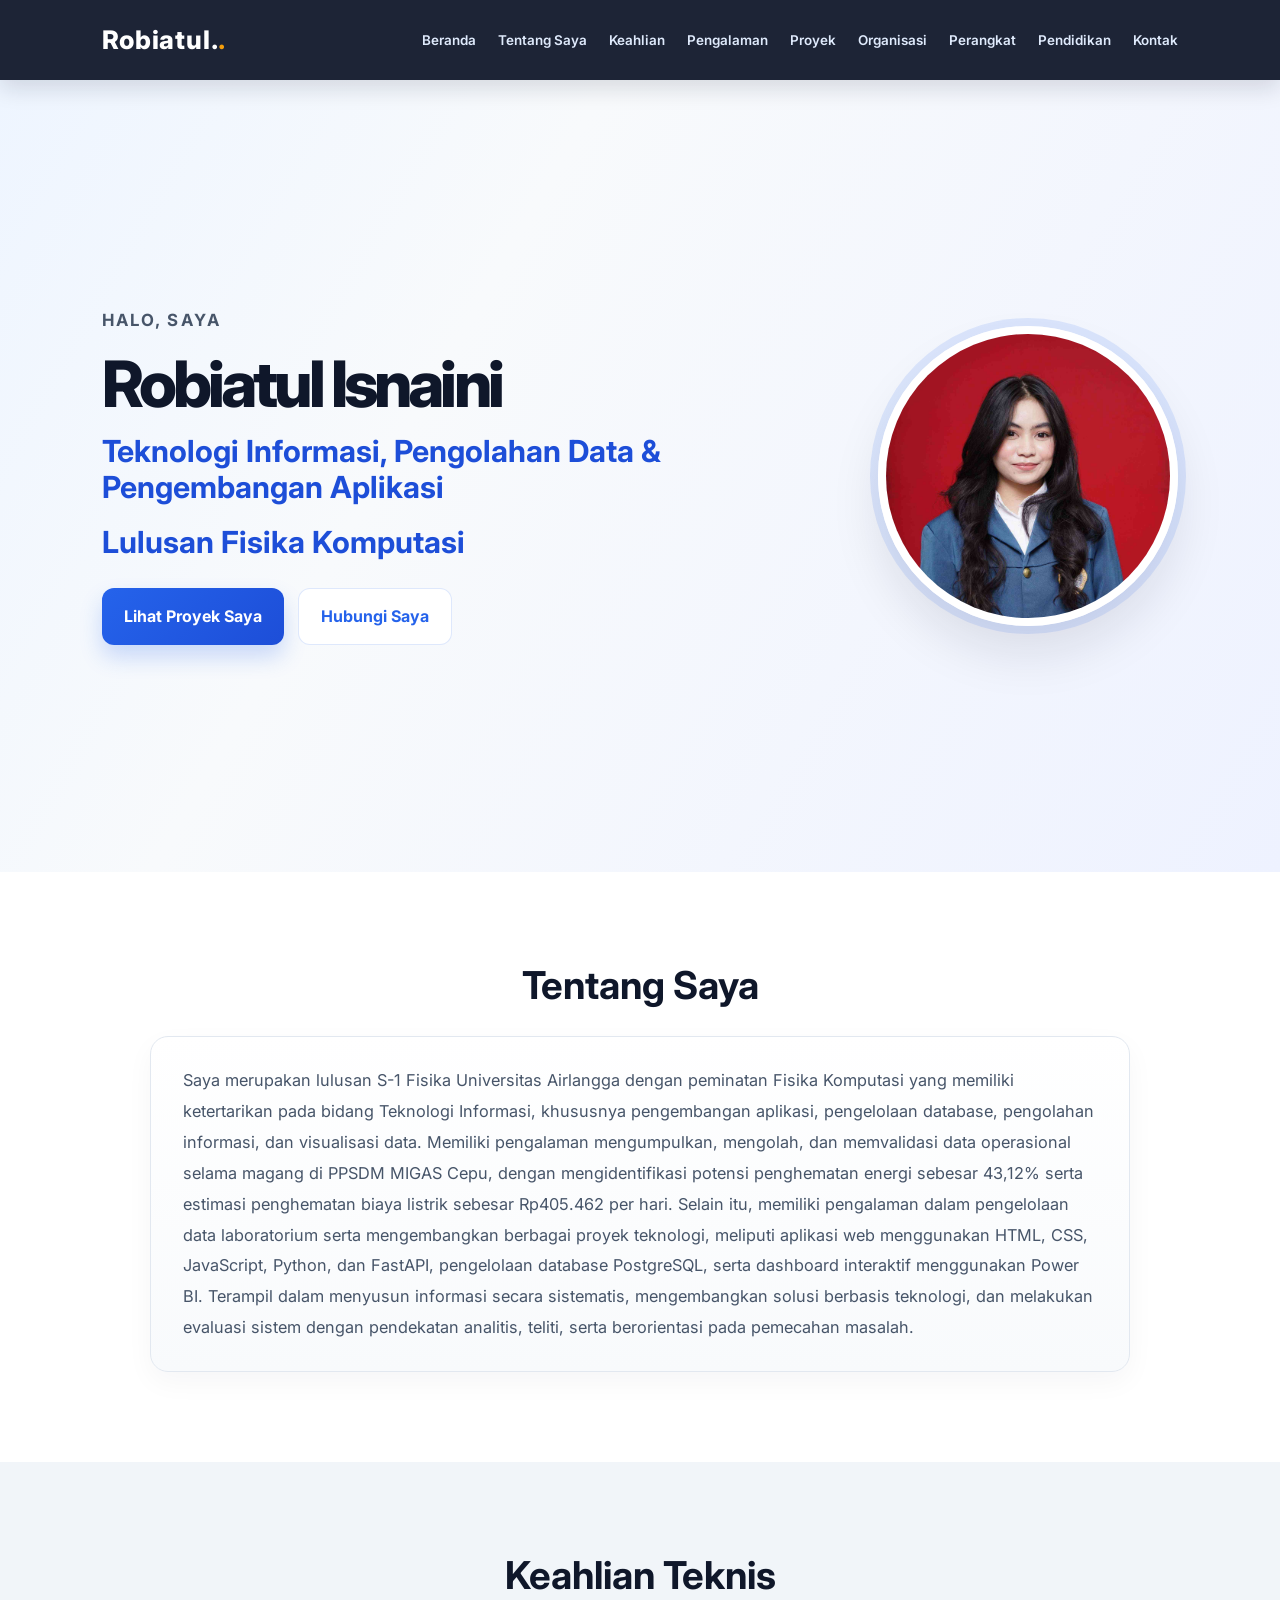
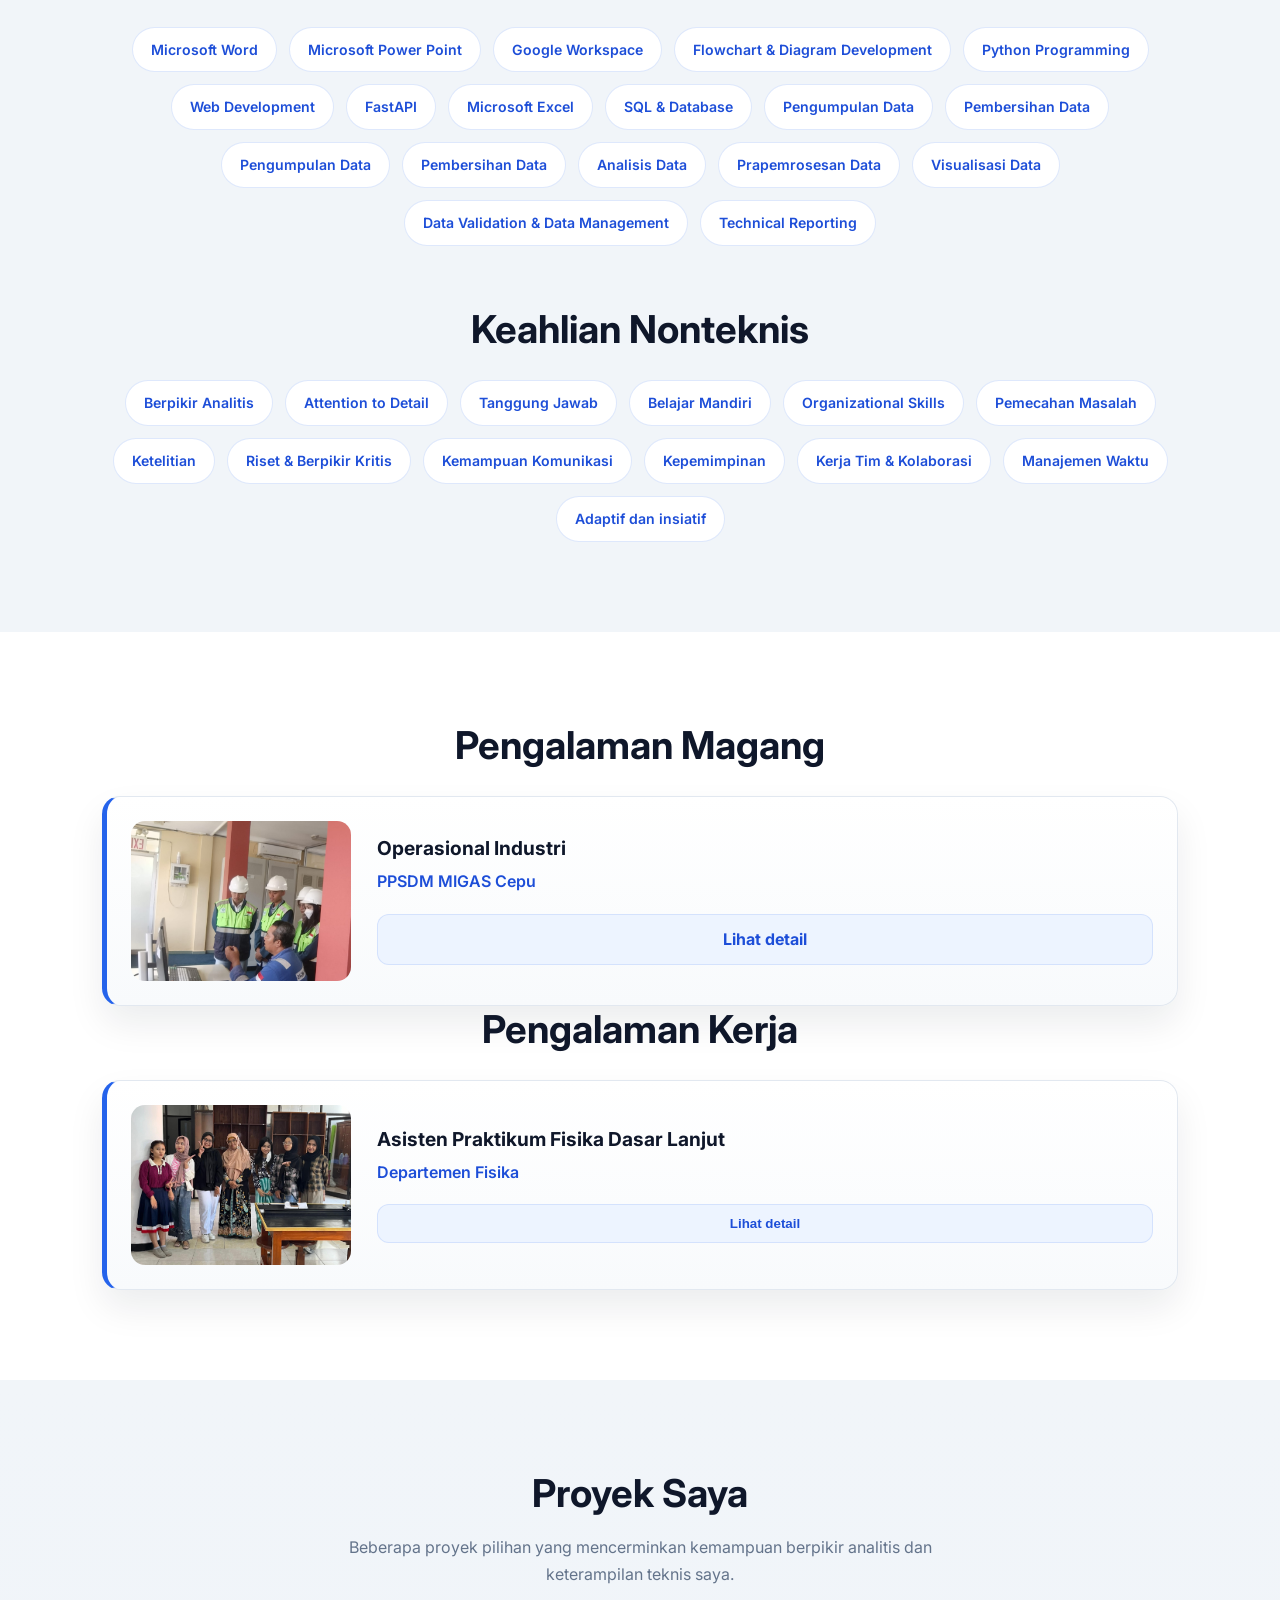
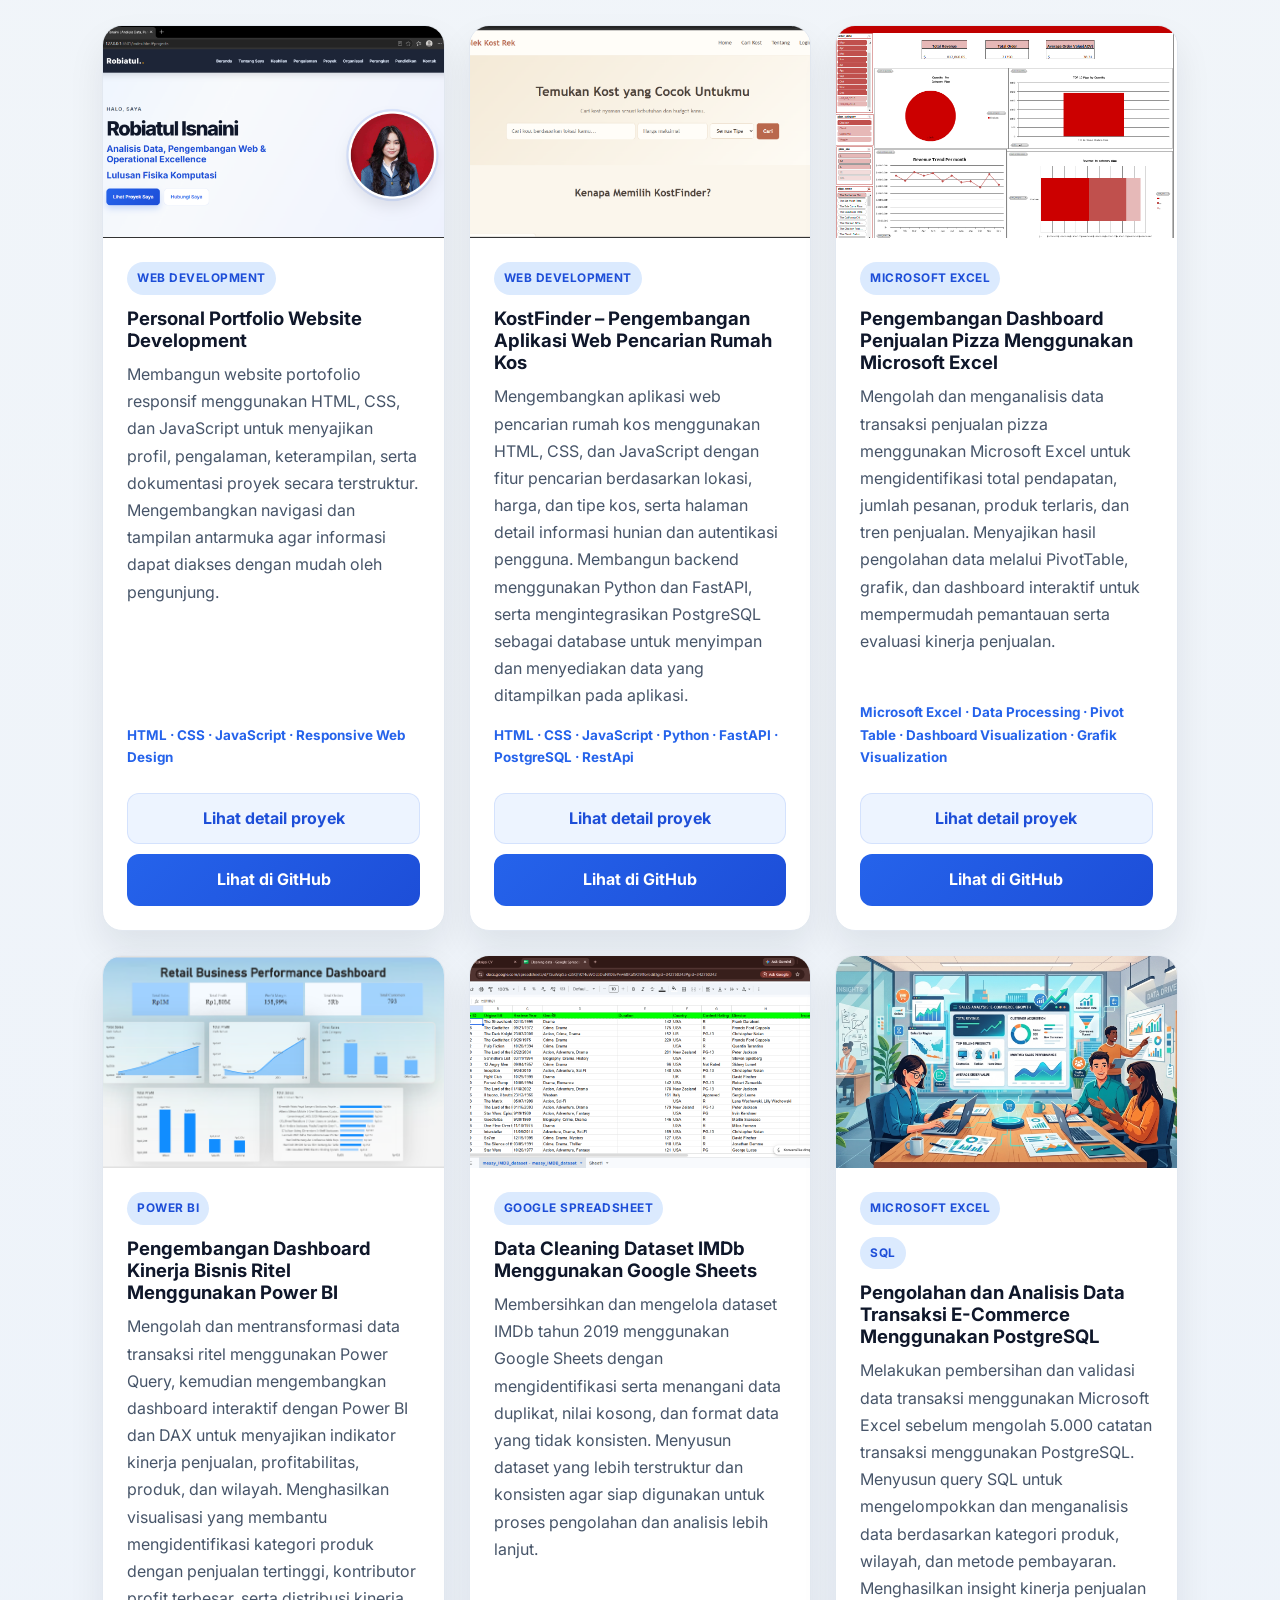
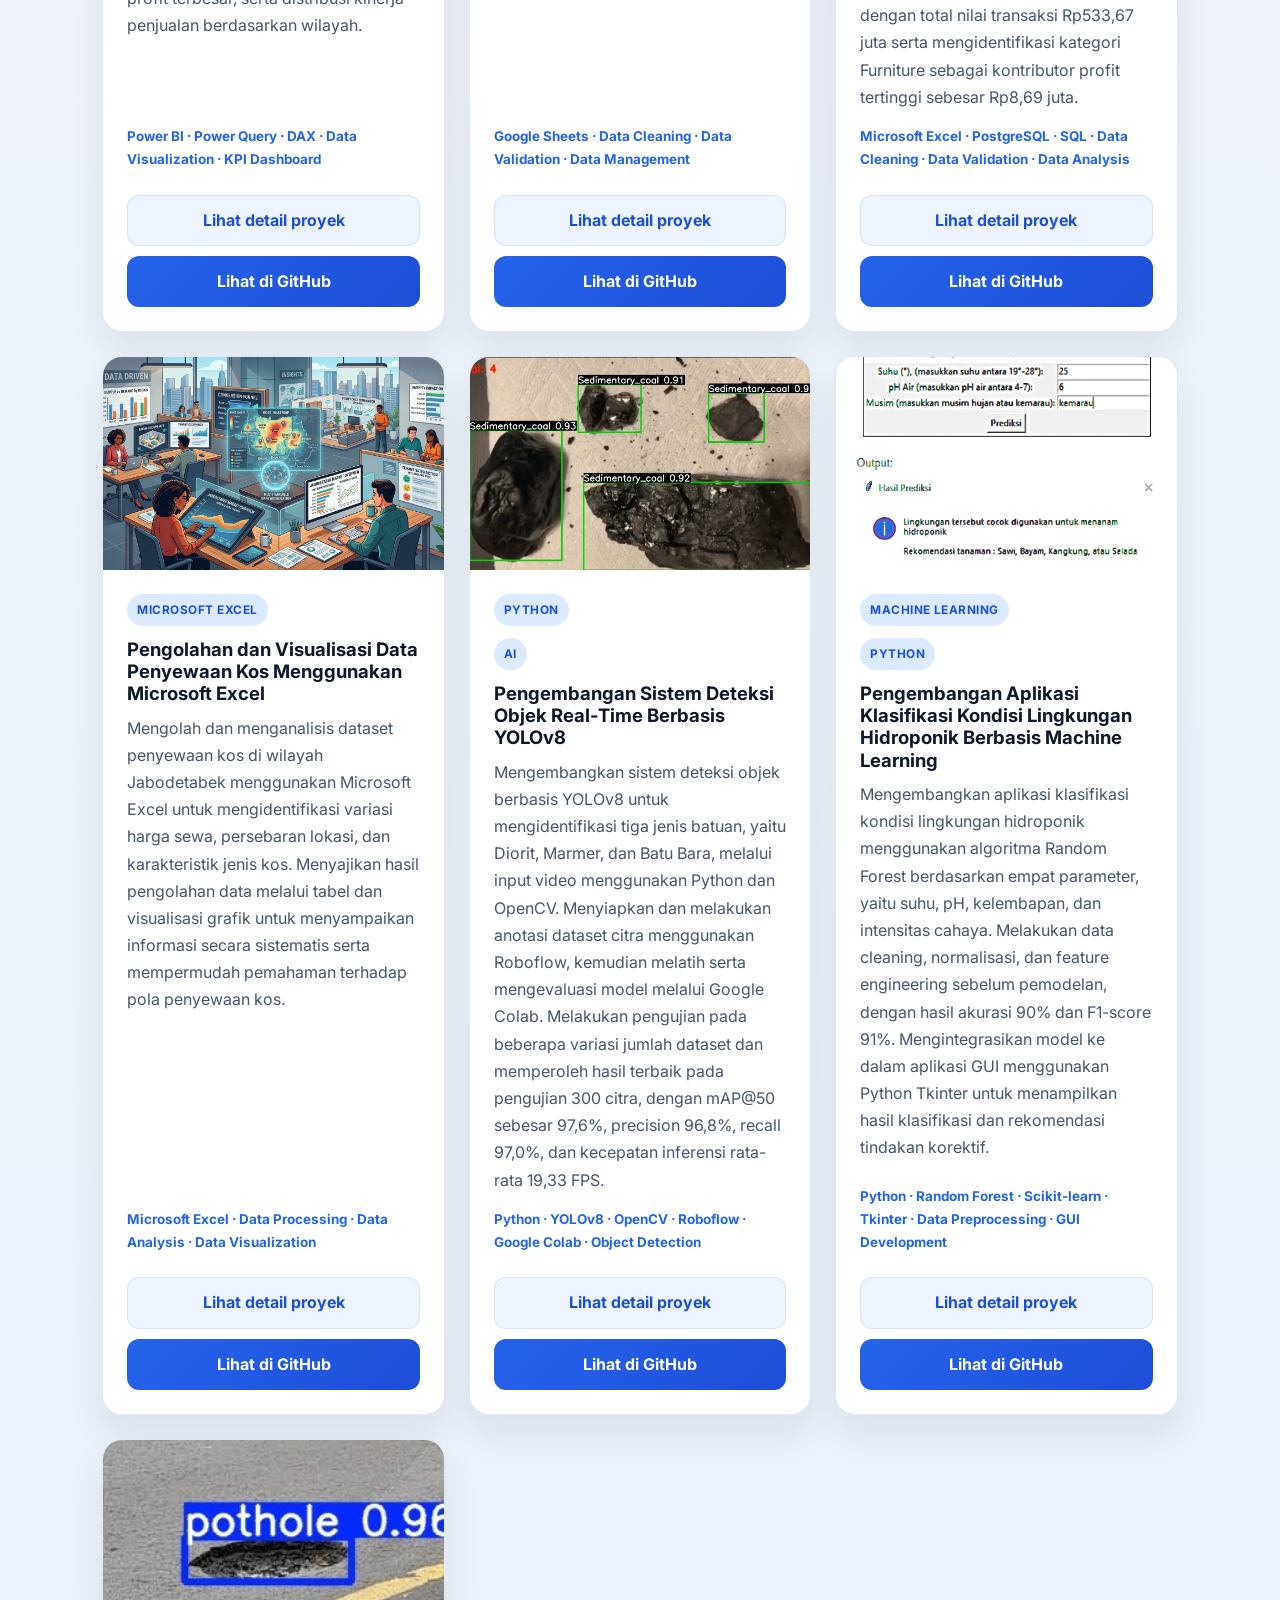
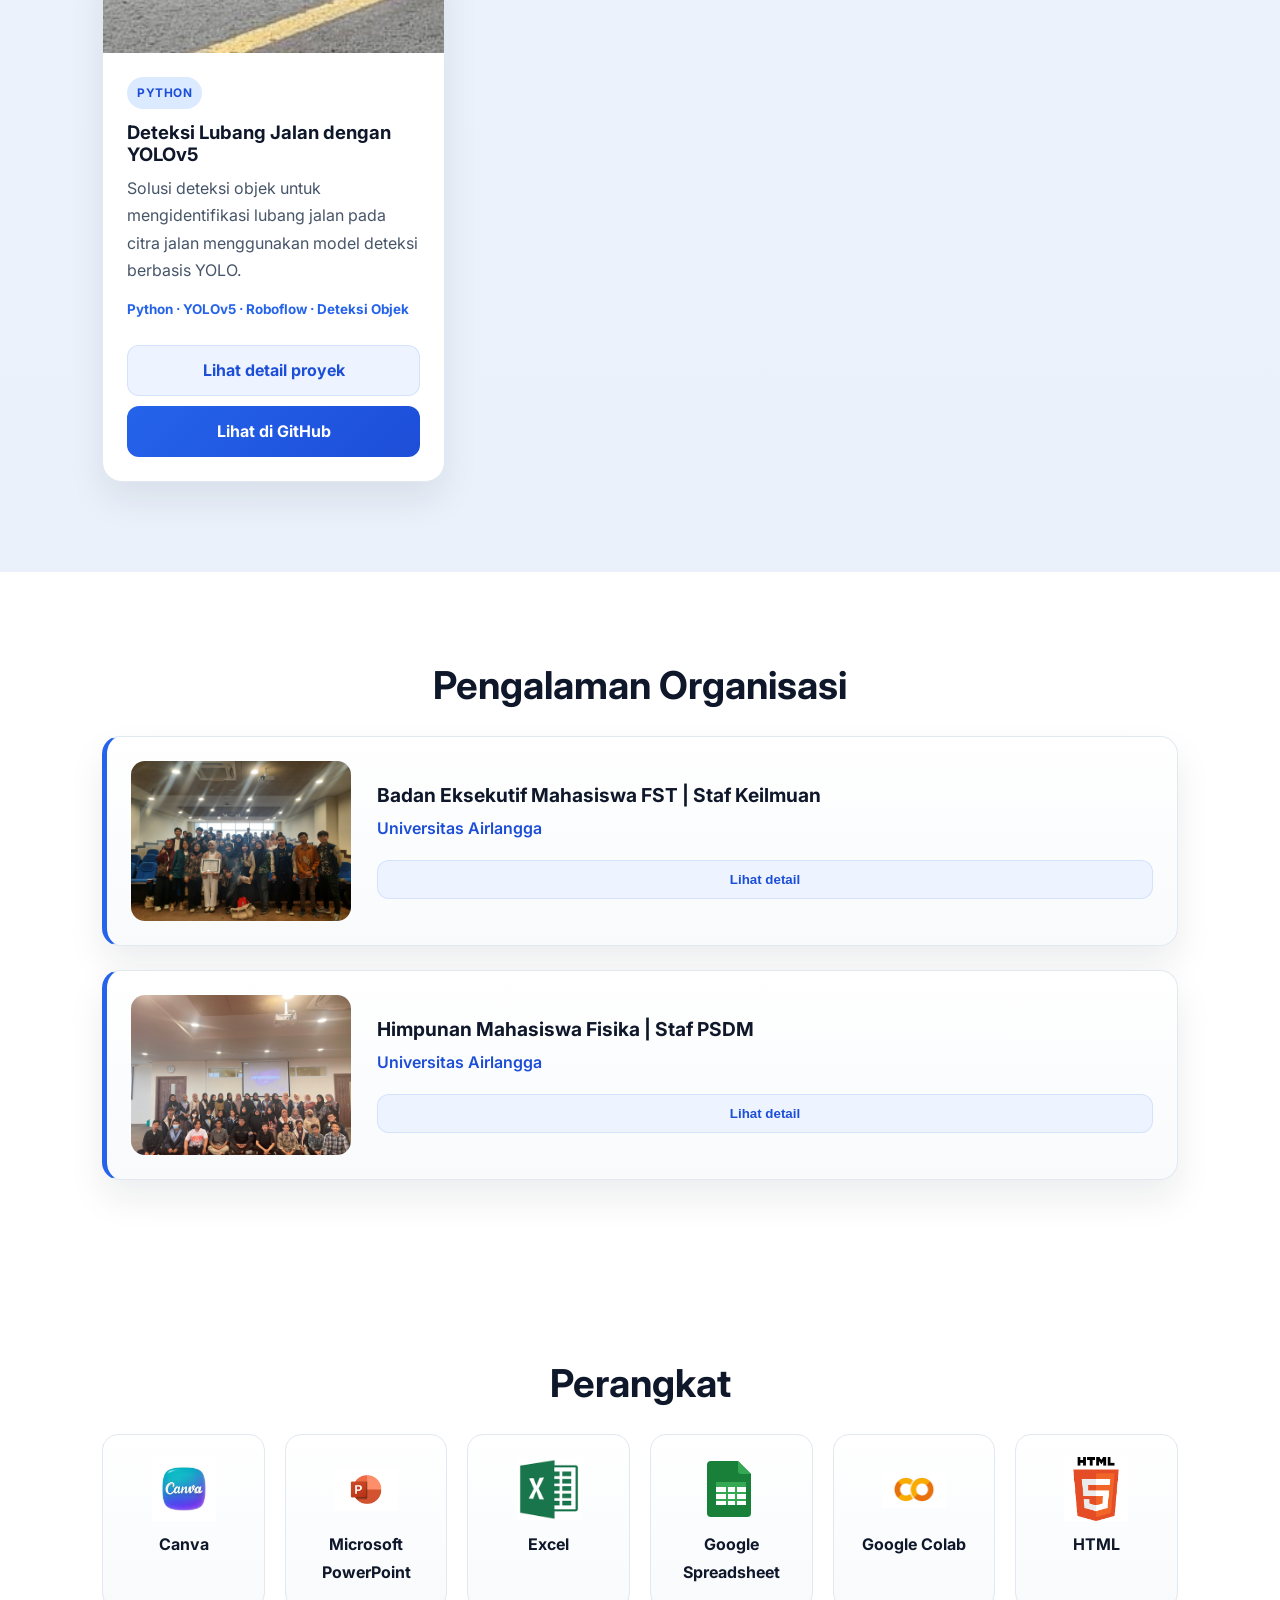
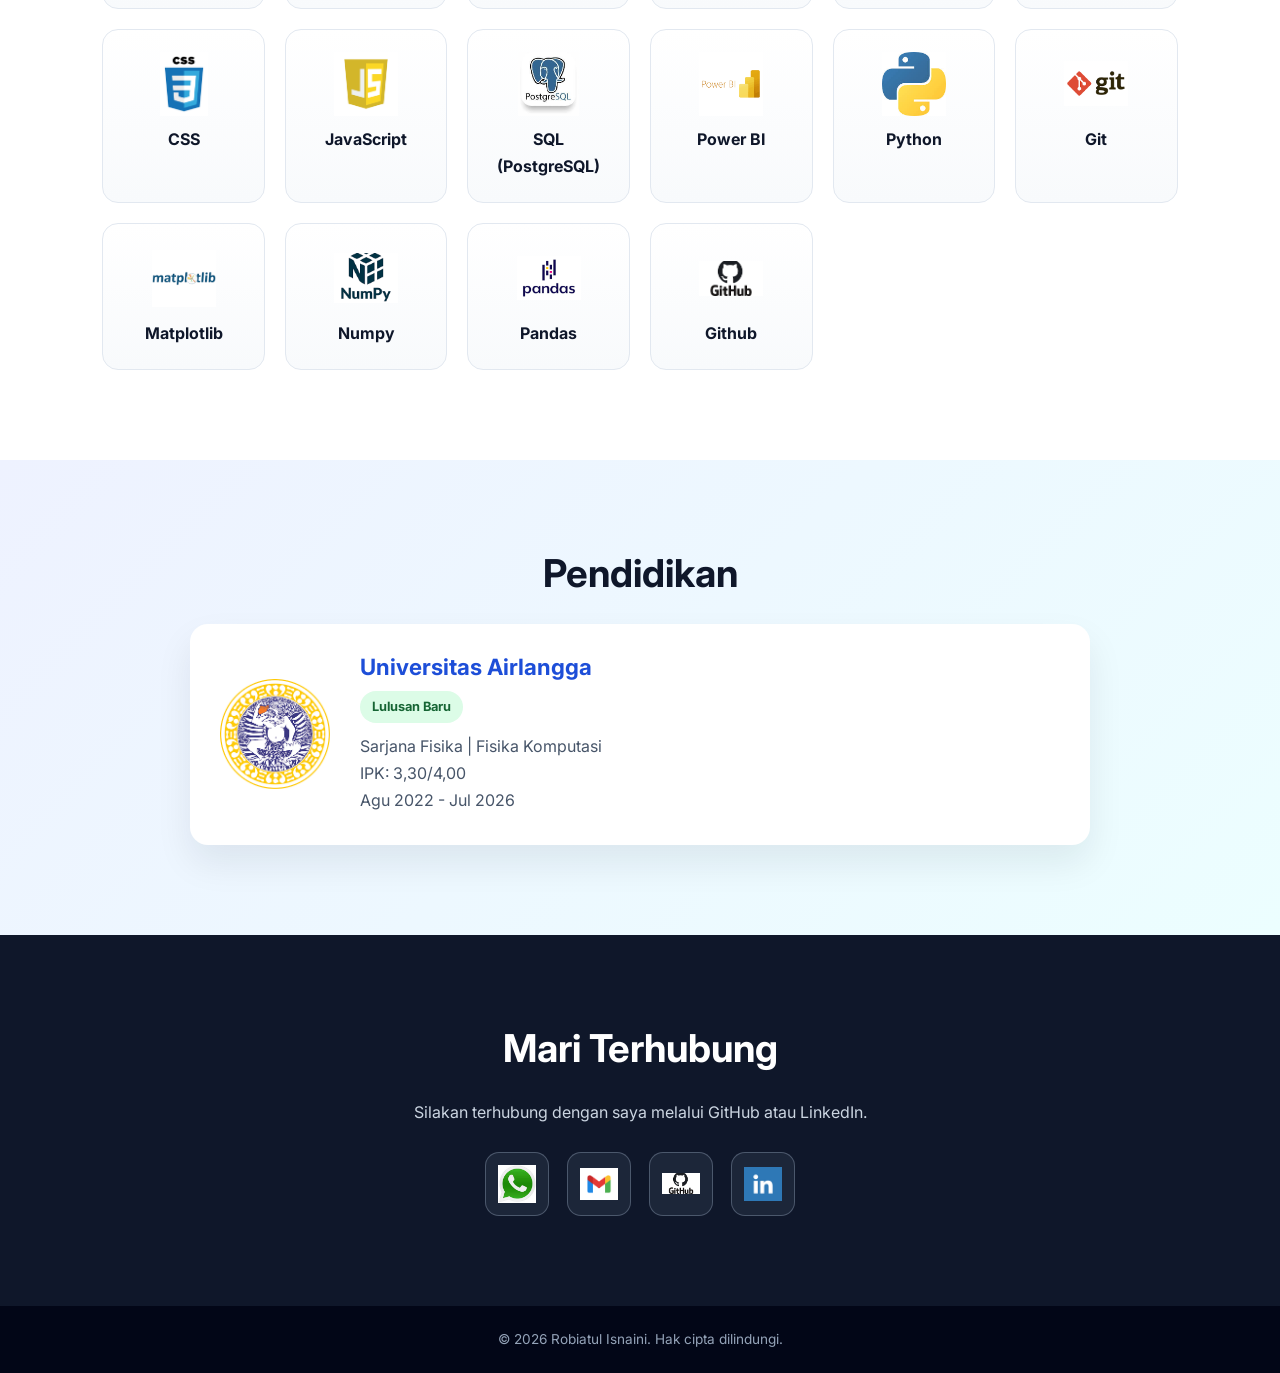
<file: index.html>
<!DOCTYPE html>
<html lang="id">

<head>

    <meta charset="UTF-8">

    <meta name="viewport" content="width=device-width, initial-scale=1.0">

    <title>Robiatul Isnaini |  Teknologi Informasi, Pengolahan Data & Pengembangan Aplikasi</title>

    <link rel="stylesheet" href="style.css">

</head>


<body>


    <!-- ================= NAVIGASI ================= -->

    <nav class="navbar">
        <div class="logo">Robiatul.</div>

        <ul class="nav-links">
            <li><a href="#home">Beranda</a></li>
            <li><a href="#about">Tentang Saya</a></li>
            <li><a href="#skills">Keahlian</a></li>
            <li><a href="#experience">Pengalaman</a></li>
            <li><a href="#projects">Proyek</a></li>
            <li><a href="#organization">Organisasi</a></li>
            <li><a href="#tools">Perangkat</a></li>
            <li><a href="#education">Pendidikan</a></li>
            <li><a href="#contact">Kontak</a></li>
        </ul>
    </nav>

    <!-- ================= BERANDA ================= -->

    <section id="home" class="hero">
        <div class="hero-text">
            <p class="hero-tag">Halo, saya</p>
            <h1>Robiatul Isnaini</h1>
            <h2>Teknologi Informasi, Pengolahan Data & Pengembangan Aplikasi</h2>
            <h2>Lulusan Fisika Komputasi</h2>


            <div class="hero-buttons">
                <a href="#projects" class="btn btn-primary">Lihat Proyek Saya</a>
                <a href="#contact" class="btn btn-secondary">Hubungi Saya</a>
            </div>
        </div>

        <div class="hero-image">
            <img src="images/profile.jpeg" alt="Robiatul Isnaini" />
        </div>
    </section>

    <!-- ================= TENTANG SAYA ================= -->

    <section id="about" class="about">
        <h2>Tentang Saya</h2>
        <div class="about-card">
            <p>

                Saya merupakan lulusan S-1 Fisika Universitas Airlangga dengan peminatan Fisika Komputasi yang memiliki ketertarikan pada bidang Teknologi Informasi, khususnya pengembangan aplikasi, pengelolaan database, pengolahan informasi, dan visualisasi data. Memiliki pengalaman mengumpulkan, mengolah, dan memvalidasi data operasional selama magang di PPSDM MIGAS Cepu, dengan mengidentifikasi potensi penghematan energi sebesar 43,12% serta estimasi penghematan biaya listrik sebesar Rp405.462 per hari. Selain itu, memiliki pengalaman dalam pengelolaan data laboratorium serta mengembangkan berbagai proyek teknologi, meliputi aplikasi web menggunakan HTML, CSS, JavaScript, Python, dan FastAPI, pengelolaan database PostgreSQL, serta dashboard interaktif menggunakan Power BI. Terampil dalam menyusun informasi secara sistematis, mengembangkan solusi berbasis teknologi, dan melakukan evaluasi sistem dengan pendekatan analitis, teliti, serta berorientasi pada pemecahan masalah.
            </p>
        </div>
    </section>

    <!-- ================= KEAHLIAN ================= -->

    <section id="skills" class="skills">
        <h2>Keahlian Teknis</h2>
        <div class="skills-container">
            <div class="skill">Microsoft Word</div>
            <div class="skill">Microsoft Power Point</div>
            <div class="skill">Google Workspace</div>
            <div class="skill">Flowchart & Diagram Development</div>
            <div class="skill">Python Programming</div>
            <div class="skill">Web Development</div>
            <div class="skill">FastAPI</div>
            <div class="skill">Microsoft Excel</div>
            <div class="skill">SQL & Database</div>
            <div class="skill">Pengumpulan Data</div>
            <div class="skill">Pembersihan Data</div>
            <div class="skill">Pengumpulan Data</div>
            <div class="skill">Pembersihan Data</div>
            <div class="skill">Analisis Data</div>
            <div class="skill">Prapemrosesan Data</div>
            <div class="skill">Visualisasi Data</div>
            <div class="skill">Data Validation & Data Management</div>
            <div class="skill">Technical Reporting</div>
        </div>

        <h2>Keahlian Nonteknis</h2>
        <div class="skills-container">
            <div class="skill">Berpikir Analitis</div>
            <div class="skill">Attention to Detail</div>
            <div class="skill">Tanggung Jawab</div>
            <div class="skill">Belajar Mandiri</div>
            <div class="skill">Organizational Skills</div>
            <div class="skill">Pemecahan Masalah</div>
            <div class="skill">Ketelitian</div>
            <div class="skill">Riset & Berpikir Kritis</div>
            <div class="skill">Kemampuan Komunikasi</div>
            <div class="skill">Kepemimpinan</div>
            <div class="skill">Kerja Tim & Kolaborasi</div>
            <div class="skill">Manajemen Waktu</div>
            <div class="skill">Adaptif dan insiatif</div>

        </div>
    </section>

    <!-- ================= PENGALAMAN ================= -->

    <section id="experience" class="experience">
        <h2>Pengalaman Magang</h2>

        <div class="experience-grid">
            <article class="experience-item detail-card">
                <div class="experience-image">
                    <img src="images/migas.jpg" alt="Instalasi Pengolahan Air" />
                </div>
                <div class="experience-content">
                    <h3>Operasional Industri</h3>
                    <p>PPSDM MIGAS Cepu</p>
                    <a class="detail-button" href="intern-experience-detail.html">
                        Lihat detail
                    </a>
                </div>
            </article>
        </div>

        <h2>Pengalaman Kerja</h2>

        <div class="experience-grid">
            <article class="experience-item detail-card">
                <div class="experience-image">
                    <img src="images/asdos.jpg" alt="Asisten Praktikum" />
                </div>
                <div class="experience-content">
                    <h3>Asisten Praktikum Fisika Dasar Lanjut</h3>
                    <p>Departemen Fisika</p>
                    <button class="detail-button" data-toggle data-label="Lihat detail" data-alt-label="Sembunyikan detail" aria-expanded="false">
                        Lihat detail
                    </button>
                    <div class="detail-panel">
                        <ul>
                            <li>Mendukung kelancaran operasional praktikum melalui persiapan dan pemeriksaan kesiapan peralatan, bahan, serta kebutuhan eksperimen. Membimbing mahasiswa dalam pengumpulan, pengolahan, dan analisis data hasil praktikum menggunakan Microsoft Excel dan Python untuk membantu memastikan ketepatan pengolahan serta interpretasi data. Selain itu, membantu menangani kendala teknis pada peralatan maupun perangkat lunak, mengelola rekapitulasi data hasil praktikum, dan mendukung penyusunan laporan agar kegiatan laboratorium berjalan secara terstruktur dan terdokumentasi dengan baik.</li>
                            
                        </ul>
                    </div>
                </div>
            </article>
        </div>

    </section>

    <!-- ================= PROYEK ================= -->

    <section id="projects" class="projects">
        <h2>Proyek Saya</h2>
        <p class="section-description">Beberapa proyek pilihan yang mencerminkan kemampuan berpikir analitis dan keterampilan teknis saya.</p>

        <div class="projects-container">

            <article class="project-card">
                <img src="images\web_porto.png" alt="Tangkapan layar website portofolio pribadi">
                <div class="project-content">
                    <span class="badge">Web Development</span>
                    <h3>Personal Portfolio Website Development</h3>
                    <p>Membangun website portofolio responsif menggunakan HTML, CSS, dan JavaScript untuk menyajikan profil, pengalaman, keterampilan, serta dokumentasi proyek secara terstruktur. Mengembangkan navigasi dan tampilan antarmuka agar informasi dapat diakses dengan mudah oleh pengunjung.</p>
                    <p class="technologies">HTML · CSS · JavaScript · Responsive Web Design</p>
                    <a href="project-detail.html?project=portfolio-website" class="detail-button">Lihat detail proyek</a>
                    <a href="https://github.com/bia385/personal-website-porotofolio" target="_blank" rel="noopener noreferrer" class="project-button">Lihat di GitHub</a>
                </div>
            </article>

            <article class="project-card">
                <img src="images\kost.png" alt="Tangkapan layar aplikasi KostFinder">
                <div class="project-content">
                    <span class="badge">Web Development</span>
                    <h3>KostFinder – Pengembangan Aplikasi Web Pencarian Rumah Kos</h3>
                    <p>Mengembangkan aplikasi web pencarian rumah kos menggunakan HTML, CSS, dan JavaScript dengan fitur pencarian berdasarkan lokasi, harga, dan tipe kos, serta halaman detail informasi hunian dan autentikasi pengguna. Membangun backend menggunakan Python dan FastAPI, serta mengintegrasikan PostgreSQL sebagai database untuk menyimpan dan menyediakan data yang ditampilkan pada aplikasi.</p>
                    <p class="technologies">HTML · CSS · JavaScript · Python · FastAPI · PostgreSQL · RestApi</p>
                    <a href="project-detail.html?project=kostfinder" class="detail-button">Lihat detail proyek</a>
                    <a href="https://github.com/bia385/kostfinder" target="_blank" rel="noopener noreferrer" class="project-button">Lihat di GitHub</a>
                </div>
            </article>

            <article class="project-card">
                <img src="images\pizza.png" alt="Analisis Penjualan Pizza Menggunakan Microsoft Excel" />
                <div class="project-content">
                    <span class="badge">Microsoft Excel</span>
                    <h3>Pengembangan Dashboard Penjualan Pizza Menggunakan Microsoft Excel</h3>
                    <p>
                        Mengolah dan menganalisis data transaksi penjualan pizza menggunakan Microsoft Excel untuk mengidentifikasi total pendapatan, jumlah pesanan, produk terlaris, dan tren penjualan. Menyajikan hasil pengolahan data melalui PivotTable, grafik, dan dashboard interaktif untuk mempermudah pemantauan serta evaluasi kinerja penjualan.
                    </p>
                    <p class="technologies">Microsoft Excel · Data Processing · Pivot Table · Dashboard Visualization · Grafik Visualization</p>
                    <a href="project-detail.html?project=analisis-pizza" class="detail-button">Lihat detail proyek</a>
                    <a href="https://github.com/bia385/Pizza-Sales-Analysis" target="_blank" class="project-button">Lihat di GitHub</a>
                </div>
            </article>

            <article class="project-card">
                <img src="images\retail.png" alt="Dasbor Analisis Bisnis Ritel" />
                <div class="project-content">
                    <span class="badge">Power BI</span>
                    <h3>Pengembangan Dashboard Kinerja Bisnis Ritel Menggunakan Power BI</h3>
                    <p>
                        Mengolah dan mentransformasi data transaksi ritel menggunakan Power Query, kemudian mengembangkan dashboard interaktif dengan Power BI dan DAX untuk menyajikan indikator kinerja penjualan, profitabilitas, produk, dan wilayah. Menghasilkan visualisasi yang membantu mengidentifikasi kategori produk dengan penjualan tertinggi, kontributor profit terbesar, serta distribusi kinerja penjualan berdasarkan wilayah.
                    </p>
                    <p class="technologies">Power BI · Power Query · DAX · Data Visualization · KPI Dashboard</p>
                    <a href="project-detail.html?project=retail-analysis" class="detail-button">Lihat detail proyek</a>
                    <a href="https://github.com/bia385/retail-business-performance-analysis" target="_blank" rel="noopener noreferrer" class="project-button">Lihat di GitHub</a>
                </div>
            </article>

            <article class="project-card">
                <img src="images\IMDB.png" alt="IMDb Dataset Cleaning" />
                <div class="project-content">
                    <span class="badge">Google Spreadsheet</span>
                    <h3>Data Cleaning Dataset IMDb Menggunakan Google Sheets</h3>
                    <p>
                        Membersihkan dan mengelola dataset IMDb tahun 2019 menggunakan Google Sheets dengan mengidentifikasi serta menangani data duplikat, nilai kosong, dan format data yang tidak konsisten. Menyusun dataset yang lebih terstruktur dan konsisten agar siap digunakan untuk proses pengolahan dan analisis lebih lanjut.
                    </p>
                    <p class="technologies">Google Sheets · Data Cleaning · Data Validation · Data Management</p>
                    <a href="project-detail.html?project=imdb-data-cleaning" class="detail-button">Lihat detail proyek</a>
                    <a href="https://github.com/bia385/IMDb-Movie-Dataset-Data-Cleaning-with-Google-Sheets" target="_blank" class="project-button">Lihat di GitHub</a>
                </div>
            </article>

            <article class="project-card">
                <img src="images\sales.jfif" alt="Analisis Penjualan Perdagangan Elektronik" />
                <div class="project-content">
                    <span class="badge">Microsoft Excel</span> <span class="badge">SQL</span>
                    <h3>Pengolahan dan Analisis Data Transaksi E-Commerce Menggunakan PostgreSQL</h3>
                    <p>
                        Melakukan pembersihan dan validasi data transaksi menggunakan Microsoft Excel sebelum mengolah 5.000 catatan transaksi menggunakan PostgreSQL. Menyusun query SQL untuk mengelompokkan dan menganalisis data berdasarkan kategori produk, wilayah, dan metode pembayaran. Menghasilkan insight kinerja penjualan dengan total nilai transaksi Rp533,67 juta serta mengidentifikasi kategori Furniture sebagai kontributor profit tertinggi sebesar Rp8,69 juta.
                    </p>
                    <p class="technologies">Microsoft Excel · PostgreSQL · SQL · Data Cleaning · Data Validation · Data Analysis</p>
                    <a href="project-detail.html?project=e-commerce-sales-analysis" class="detail-button">Lihat detail proyek</a>
                    <a href="https://github.com/bia385/retail-business-performance-analysis" target="_blank" rel="noopener noreferrer" class="project-button">Lihat di GitHub</a>
                </div>
            </article>

            <article class="project-card">
                <img src="images\kostrental.jfif" alt="Analisis Data Penyewaan Kos" />
                <div class="project-content">
                    <span class="badge">Microsoft Excel</span>
                    <h3>Pengolahan dan Visualisasi Data Penyewaan Kos Menggunakan Microsoft Excel</h3>
                    <p>
                        Mengolah dan menganalisis dataset penyewaan kos di wilayah Jabodetabek menggunakan Microsoft Excel untuk mengidentifikasi variasi harga sewa, persebaran lokasi, dan karakteristik jenis kos. Menyajikan hasil pengolahan data melalui tabel dan visualisasi grafik untuk menyampaikan informasi secara sistematis serta mempermudah pemahaman terhadap pola penyewaan kos.
                    </p>
                    <p class="technologies">Microsoft Excel · Data Processing · Data Analysis · Data Visualization</p>
                    <a href="project-detail.html?project=kost-rental-data-analysis" class="detail-button">Lihat detail proyek</a>
                    <a href="https://github.com/bia385/kost-rental-data-analysis" target="_blank" rel="noopener noreferrer" class="project-button">Lihat di GitHub</a>
                </div>
            </article>

            <article class="project-card">
                <img src="images/projek1.jpg" alt="Deteksi Jenis Batuan dengan YOLOv8" />
                <div class="project-content">
                    <span class="badge">Python</span><span class="badge">AI</span>
                    <h3>Pengembangan Sistem Deteksi Objek Real-Time Berbasis YOLOv8</h3>
                    <p>
                        Mengembangkan sistem deteksi objek berbasis YOLOv8 untuk mengidentifikasi tiga jenis batuan, yaitu Diorit, Marmer, dan Batu Bara, melalui input video menggunakan Python dan OpenCV. Menyiapkan dan melakukan anotasi dataset citra menggunakan Roboflow, kemudian melatih serta mengevaluasi model melalui Google Colab. Melakukan pengujian pada beberapa variasi jumlah dataset dan memperoleh hasil terbaik pada pengujian 300 citra, dengan mAP@50 sebesar 97,6%, precision 96,8%, recall 97,0%, dan kecepatan inferensi rata-rata 19,33 FPS.
                    </p>
                    <p class="technologies">Python · YOLOv8 · OpenCV · Roboflow · Google Colab · Object Detection</p>
                    <a href="project-detail.html?project=yolov8-rock-detection" class="detail-button">Lihat detail proyek</a>
                    <a href="https://github.com/bia385/yolov8-rock-type-detection" target="_blank" class="project-button">Lihat di GitHub</a>
                </div>
            </article>

            <article class="project-card">
                <img src="images/projek2.png" alt="Klasifikasi Hidroponik dengan Random Forest" />
                <div class="project-content">
                    <span class="badge">Machine Learning</span><span class="badge">Python</span>
                    <h3>Pengembangan Aplikasi Klasifikasi Kondisi Lingkungan Hidroponik Berbasis Machine Learning</h3>
                    <p>
                        Mengembangkan aplikasi klasifikasi kondisi lingkungan hidroponik menggunakan algoritma Random Forest berdasarkan empat parameter, yaitu suhu, pH, kelembapan, dan intensitas cahaya. Melakukan data cleaning, normalisasi, dan feature engineering sebelum pemodelan, dengan hasil akurasi 90% dan F1-score 91%. Mengintegrasikan model ke dalam aplikasi GUI menggunakan Python Tkinter untuk menampilkan hasil klasifikasi dan rekomendasi tindakan korektif.
                    </p>
                    <p class="technologies">Python · Random Forest · Scikit-learn · Tkinter · Data Preprocessing · GUI Development</p>
                    <a href="project-detail.html?project=hydroponic-classification" class="detail-button">Lihat detail proyek</a>
                    <a href="https://github.com/bia385/hydroponic-environment-classification" target="_blank" class="project-button">Lihat di GitHub</a>
                </div>
            </article>

            <article class="project-card">
                <img src="images/projek3.jpeg" alt="Deteksi Lubang Jalan dengan YOLOv5" />
                <div class="project-content">
                    <span class="badge">Python</span>
                    <h3>Deteksi Lubang Jalan dengan YOLOv5</h3>
                    <p>
                        Solusi deteksi objek untuk mengidentifikasi lubang jalan pada citra jalan
                        menggunakan model deteksi berbasis YOLO.
                    </p>
                    <p class="technologies">Python · YOLOv5 · Roboflow · Deteksi Objek</p>
                    <a href="project-detail.html?project=yolov5-pothole-detection" class="detail-button">Lihat detail proyek</a>
                    <a href="https://github.com/bia385/road-pothole-detection-yolov5" target="_blank" class="project-button">Lihat di GitHub</a>
                </div>
            </article>

        </div>
    </section>

    <!-- ================= PENGALAMAN ORGANISASI ================= -->

    <section id="organization" class="experience">
        <h2>Pengalaman Organisasi</h2>

        <div class="experience-grid">
            <article class="experience-item detail-card">
                <div class="experience-image">
                    <img src="images/bem.jpg" alt="Badan Eksekutif Mahasiswa FST" />
                </div>
                <div class="experience-content">
                    <h3>Badan Eksekutif Mahasiswa FST | Staf Keilmuan</h3>
                    <p>Universitas Airlangga</p>
                    <button class="detail-button" data-toggle data-label="Lihat detail" data-alt-label="Sembunyikan detail" aria-expanded="false">
                        Lihat detail
                    </button>
                    <div class="detail-panel">
                        <ul>
                            <li>Mengoordinasikan program mahasiswa dan kolaborasi antaruniversitas, mengelola komunikasi, surat-menyurat resmi, dokumentasi, serta administrasi program dengan tingkat kehadiran 100%.</li>
                        </ul>
                    </div>
                </div>
            </article>

            <article class="experience-item detail-card">
                <div class="experience-image">
                    <img src="images/hima.jpg" alt="Himpunan Mahasiswa Fisika" />
                </div>
                <div class="experience-content">
                    <h3>Himpunan Mahasiswa Fisika | Staf PSDM</h3>
                    <p>Universitas Airlangga</p>
                    <button class="detail-button" data-toggle data-label="Lihat detail" data-alt-label="Sembunyikan detail" aria-expanded="false">
                        Lihat detail
                    </button>
                    <div class="detail-panel">
                        <ul>
                            <li>Merencanakan dan mengoordinasikan program mahasiswa, memimpin Divisi KSK, serta mendukung kerja tim yang efektif dan pelaksanaan program yang lancar.</li>
                        </ul>
                    </div>
                </div>
            </article>
        </div>
    </section>

    <!-- ================= PERANGKAT ================= -->
    <section id="tools" class="tools">
        <h2>Perangkat</h2>

        <div class="tools-container">
            <div class="tool"><img src="images/canva_1.jfif" alt="Canva"><p>Canva</p></div>
            <div class="tool"><img src="images/ppt_1.png" alt="Microsoft PowerPoint"><p>Microsoft PowerPoint</p></div>
            <div class="tool"><img src="images/excel.png" alt="Excel"><p>Excel</p></div>
            <div class="tool"><img src="images/google-spreadsheet.svg" alt="Google Spreadsheet"><p>Google Spreadsheet</p></div>
            <div class="tool"><img src="images/colab.png" alt="Google Colab"><p>Google Colab</p></div>
            <div class="tool"><img src="images/html.png" alt="HTML"><p>HTML</p></div>
            <div class="tool"><img src="images/css.png" alt="CSS"><p>CSS</p></div>
            <div class="tool"><img src="images/javascript.png" alt="JavaScript"><p>JavaScript</p></div>
            <div class="tool"><img src="images/postgresql.jpg" alt="SQL (PostgreSQL)"><p>SQL (PostgreSQL)</p></div>
            <div class="tool"><img src="images\powerbi.png" alt="Power BI"><p>Power BI</p></div>
            <div class="tool"><img src="images/python.jfif" alt="Python"><p>Python</p></div>
            <div class="tool"><img src="images/git.png" alt="GIT"><p>Git</p></div>
            <div class="tool"><img src="images/matplotlib.png" alt="Matplotlib"><p>Matplotlib</p></div>
            <div class="tool"><img src="images/numpy.png" alt="Numpy"><p>Numpy</p></div>
            <div class="tool"><img src="images/pandas.png" alt="Pandas"><p>Pandas</p></div>
            <div class="tool"><img src="images/github.png" alt="Github"><p>Github</p></div>
        </div>
    </section>

    <!-- ================= PENDIDIKAN ================= -->

    <section id="education" class="education">
        <h2>Pendidikan</h2>

        <div class="education-item">

    <!-- LOGO UNIVERSITAS -->
    <div class="education-logo">

        <img
            src="images/unair.png"
            alt="Universitas Airlangga"
        >

    </div>


    <!-- INFORMASI PENDIDIKAN -->
    <div class="education-content">

        <h3>
            Universitas Airlangga
        </h3>

        <p class="education-status">
            Lulusan Baru
        </p>

        <p>
            Sarjana Fisika | Fisika Komputasi
        </p>

        <p>
            IPK: 3,30/4,00
        </p>

        <p>
            Agu 2022 - Jul 2026
        </p>

    </div>

</div>

    </section>



    <!-- ================= KONTAK ================= -->

    <section id="contact" class="contact">

        <h2>
            Mari Terhubung
        </h2>

        <p>
            Silakan terhubung dengan saya melalui
            GitHub atau LinkedIn.
        </p>

        <div class="contact-links">


            <a
                href="https://wa.me/6289522010640"
                target="_blank"
                class="contact-item"
        >
            <img 
                src="images\whatsapp.jfif"
                alt="WhatsApp"
            >
            </a>

            <a
                href="mailto:rubyatul38@gmail.com"
                target="_blank"
                class="contact-item"
        >
            <img 
                src="images\mail.png"
                alt="Mail"
            >
            </a>

            <a
                href="https://github.com/bia385"
                target="_blank"
                class="contact-item"
        >
            <img 
                src="images\github.png"
                alt="Github"
            >
            </a>

            <a
                href="https://www.linkedin.com/in/robiatul-isnaini"
                target="_blank"
                class="contact-item"
        >
            <img 
                src="images\linkedin.png"
                alt="LinkedIn"
            >
            </a>
        </div>

    </section>



    <!-- ================= KAKI HALAMAN ================= -->

    <footer>

        <p>
            © 2026 Robiatul Isnaini. Hak cipta dilindungi.
        </p>

    </footer>


    <script src="script.js"></script>



</body>

</html>
</file>
<file: style.css>
@import url('https://fonts.googleapis.com/css2?family=Inter:wght@400;500;600;700;800&display=swap');

:root {
    --navy: #0f172a;
    --navy-soft: #1e293b;
    --primary: #2563eb;
    --primary-dark: #1d4ed8;
    --primary-soft: #dbeafe;
    --accent: #f59e0b;
    --background: #f8fafc;
    --section-bg: #ffffff;
    --card-bg: #ffffff;
    --text: #0f172a;
    --text-secondary: #475569;
    --border: #e2e8f0;
    --muted: #64748b;
    --success-soft: #dcfce7;
    --success-text: #166534;
    --shadow: 0 18px 36px rgba(15, 23, 42, 0.08);
}

* {
    margin: 0;
    padding: 0;
    box-sizing: border-box;
}

html {
    scroll-behavior: smooth;
}

body {
    font-family: 'Inter', Arial, sans-serif;
    line-height: 1.7;
    color: var(--text);
    background: linear-gradient(180deg, #f8fafc 0%, #eef4ff 100%);
}

section {
    padding: 90px 8%;
    scroll-margin-top: 85px;
}

h1,
h2,
h3 {
    line-height: 1.2;
    color: var(--text);
}

h2 {
    margin-bottom: 28px;
    text-align: center;
    font-size: clamp(2rem, 3vw, 2.6rem);
}

p {
    color: var(--text-secondary);
}

img {
    max-width: 100%;
    display: block;
}

.navbar {
    position: sticky;
    top: 0;
    z-index: 1000;
    display: flex;
    align-items: center;
    justify-content: space-between;
    padding: 18px 8%;
    background: rgba(15, 23, 42, 0.94);
    backdrop-filter: blur(12px);
    box-shadow: 0 8px 22px rgba(15, 23, 42, 0.14);
}

.logo {
    color: #ffffff;
    font-size: 1.6rem;
    font-weight: 800;
    letter-spacing: 0.03em;
}

.logo::after {
    content: '.';
    color: var(--accent);
}

.nav-links {
    display: flex;
    align-items: center;
    gap: 22px;
    list-style: none;
}

.nav-links a {
    color: #dfeafc;
    text-decoration: none;
    font-size: 0.84rem;
    font-weight: 600;
    transition: 0.3s ease;
}

.nav-links a:hover {
    color: var(--accent);
}

.hero {
    min-height: 88vh;
    display: flex;
    align-items: center;
    justify-content: space-between;
    gap: 50px;
    background: linear-gradient(120deg, #eef5ff 0%, #f8fafc 35%, #eef2ff 100%);
}

.hero-text {
    max-width: 680px;
}

.hero-tag {
    margin-bottom: 12px;
    color: var(--primary);
    font-weight: 700;
    letter-spacing: 0.12em;
    text-transform: uppercase;
    font-size: 0.78rem;
}

.hero h1 {
    margin-bottom: 10px;
    font-size: clamp(2.8rem, 5vw, 5rem);
    font-weight: 800;
    letter-spacing: -0.06em;
}

.hero h2 {
    margin-bottom: 18px;
    text-align: left;
    font-size: clamp(1.3rem, 2.8vw, 1.9rem);
    color: var(--primary-dark);
}

.hero-text > p:last-of-type {
    max-width: 620px;
    font-size: 1.05rem;
    color: var(--text-secondary);
}

.hero-image img {
    width: 300px;
    height: 300px;
    border-radius: 50%;
    object-fit: cover;
    border: 8px solid #ffffff;
    box-shadow: 0 0 0 8px rgba(37, 99, 235, 0.12), 0 28px 50px rgba(15, 23, 42, 0.1);
}

.hero-buttons {
    display: flex;
    flex-wrap: wrap;
    gap: 14px;
    margin-top: 28px;
}

.btn,
.project-button,
.detail-button {
    display: inline-flex;
    align-items: center;
    justify-content: center;
    border: none;
    border-radius: 12px;
    font-weight: 700;
    transition: 0.3s ease;
    cursor: pointer;
    text-decoration: none;
}

.btn {
    padding: 14px 22px;
}

.btn-primary {
    background: linear-gradient(135deg, var(--primary), var(--primary-dark));
    color: #ffffff;
    box-shadow: 0 12px 22px rgba(37, 99, 235, 0.22);
}

.btn-primary:hover,
.project-button:hover {
    transform: translateY(-2px);
    box-shadow: 0 16px 28px rgba(37, 99, 235, 0.2);
}

.btn-secondary {
    background: #ffffff;
    color: var(--primary);
    border: 1px solid rgba(37, 99, 235, 0.15);
}

.btn-secondary:hover {
    background: var(--primary-soft);
}

.about {
    background: var(--section-bg);
}

.about-card {
    max-width: 980px;
    margin: 0 auto;
    padding: 28px 32px;
    border: 1px solid var(--border);
    border-radius: 18px;
    background: linear-gradient(180deg, #ffffff 0%, #f8fafc 100%);
    box-shadow: 0 10px 28px rgba(15, 23, 42, 0.04);
}

.about-card p {
    font-size: 1.02rem;
    line-height: 1.9;
    color: var(--text-secondary);
}

.skills {
    background: #f1f5f9;
}

.skills h2:not(:first-child) {
    margin-top: 60px;
}

.skills-container {
    display: flex;
    flex-wrap: wrap;
    justify-content: center;
    gap: 12px;
    max-width: 1100px;
    margin: 0 auto;
}

.skill {
    padding: 10px 18px;
    border: 1px solid rgba(37, 99, 235, 0.15);
    border-radius: 999px;
    background: #ffffff;
    color: var(--primary-dark);
    font-size: 0.88rem;
    font-weight: 600;
    transition: 0.3s ease;
}

.skill:hover {
    background: linear-gradient(135deg, var(--primary), var(--primary-dark));
    color: #ffffff;
    transform: translateY(-4px);
    box-shadow: 0 12px 24px rgba(37, 99, 235, 0.2);
}

.tools {
    background: var(--section-bg);
}

.tools-container {
    display: grid;
    grid-template-columns: repeat(auto-fit, minmax(150px, 1fr));
    gap: 20px;
}

.tool {
    padding: 22px 15px;
    border: 1px solid var(--border);
    border-radius: 16px;
    background: linear-gradient(180deg, #ffffff 0%, #f8fafc 100%);
    text-align: center;
    transition: 0.3s ease;
}

.tool:hover {
    transform: translateY(-6px);
    border-color: rgba(37, 99, 235, 0.35);
    box-shadow: var(--shadow);
}

.tool img {
    width: 64px;
    height: 64px;
    margin: 0 auto 10px;
    object-fit: contain;
}

.tool p {
    color: var(--text);
    font-weight: 700;
}

.projects {
    background: linear-gradient(180deg, #f1f5f9 0%, #eaf1fb 100%);
}

.section-description {
    max-width: 660px;
    margin: -10px auto 36px;
    text-align: center;
    color: var(--muted);
}

.projects-container {
    display: grid;
    grid-template-columns: repeat(3, minmax(0, 1fr));
    gap: 24px;
    max-width: 1280px;
    margin: 0 auto;
}

.project-card {
    display: flex;
    flex-direction: column;
    overflow: hidden;
    border: 1px solid var(--border);
    border-radius: 20px;
    background: var(--card-bg);
    box-shadow: var(--shadow);
    transition: transform 0.3s ease, box-shadow 0.3s ease, border-color 0.3s ease;
}

.project-card:hover {
    transform: translateY(-5px);
    border-color: rgba(37, 99, 235, 0.3);
    box-shadow: 0 22px 40px rgba(15, 23, 42, 0.12);
}

.project-card img {
    width: 100%;
    aspect-ratio: 16 / 10;
    object-fit: cover;
    background: #e2e8f0;
}

.project-placeholder-image {
    display: grid;
    width: 100%;
    height: 220px;
    place-items: center;
    background: linear-gradient(135deg, #dbeafe, #eff6ff);
    color: var(--primary-dark);
    font-weight: 700;
}

.project-placeholder .project-content p {
    color: var(--muted);
}

.project-content {
    display: flex;
    flex: 1;
    flex-direction: column;
    padding: 24px;
}

.project-content > .badge {
    align-self: flex-start;
    margin: 0 6px 12px 0;
}

.badge {
    display: inline-block;
    margin-bottom: 12px;
    padding: 6px 10px;
    border-radius: 999px;
    background: var(--primary-soft);
    color: var(--primary-dark);
    font-size: 0.74rem;
    font-weight: 700;
    letter-spacing: 0.04em;
    text-transform: uppercase;
}

.project-content h3 {
    margin-bottom: 10px;
    font-size: 1.16rem;
}

.project-content p {
    margin-bottom: 14px;
}

.project-content > p:not(.technologies) {
    flex: 1;
}

.technologies {
    margin-bottom: 18px;
    color: var(--primary);
    font-size: 0.84rem;
    font-weight: 700;
}

.detail-button {
    width: 100%;
    margin-top: 10px;
    padding: 11px 18px;
    background: #edf4ff;
    color: var(--primary-dark);
    border: 1px solid rgba(37, 99, 235, 0.12);
}

.detail-button:hover {
    background: var(--primary-soft);
}

.project-button {
    width: 100%;
    margin-top: 10px;
    padding: 12px 18px;
    background: linear-gradient(135deg, var(--primary), var(--primary-dark));
    color: #ffffff;
    text-align: center;
}

.project-card a:focus-visible {
    outline: 3px solid var(--accent);
    outline-offset: 3px;
}

.detail-panel {
    max-height: 0;
    overflow: hidden;
    transition: max-height 0.35s ease, margin-top 0.35s ease, opacity 0.35s ease;
    opacity: 0;
}

.is-open .detail-panel {
    max-height: 240px;
    margin-top: 15px;
    opacity: 1;
}

.detail-panel ul {
    padding-left: 18px;
    color: var(--text-secondary);
}

.detail-panel li {
    margin-bottom: 8px;
}

.experience {
    background: var(--section-bg);
}

.experience-grid {
    display: grid;
    gap: 24px;
    max-width: 1100px;
    margin: 0 auto;
}

.experience-item {
    display: grid;
    grid-template-columns: 220px 1fr;
    gap: 26px;
    align-items: center;
    padding: 24px;
    border: 1px solid var(--border);
    border-left: 5px solid var(--primary);
    border-radius: 18px;
    background: linear-gradient(180deg, #ffffff 0%, #f8fafc 100%);
    box-shadow: var(--shadow);
}

.experience-image {
    width: 100%;
    height: 160px;
    border-radius: 14px;
    overflow: hidden;
}

.experience-image img {
    width: 100%;
    height: 100%;
    object-fit: cover;
}

.experience-content h3 {
    margin-bottom: 8px;
    font-size: 1.2rem;
}

.experience-content p {
    margin-bottom: 8px;
    font-weight: 600;
    color: var(--primary-dark);
}

.experience-type {
    display: inline-block;
    margin-bottom: 10px;
    padding: 6px 10px;
    border-radius: 999px;
    background: var(--success-soft);
    color: var(--success-text);
    font-size: 0.74rem;
    font-weight: 700;
    text-transform: uppercase;
    letter-spacing: 0.04em;
}

.education {
    background: linear-gradient(135deg, #eef2ff 0%, #ecfeff 100%);
}

.education-item {
    display: flex;
    align-items: center;
    gap: 30px;
    max-width: 900px;
    margin: 0 auto;
    padding: 30px;
    border-radius: 18px;
    background: #ffffff;
    box-shadow: var(--shadow);
}

.education-logo img {
    width: 110px;
    height: 110px;
    object-fit: contain;
}

.education-content h3 {
    margin-bottom: 10px;
    color: var(--primary-dark);
    font-size: 1.4rem;
}

.education-status {
    display: inline-block;
    margin-bottom: 10px;
    padding: 5px 12px;
    border-radius: 999px;
    background: var(--success-soft);
    color: var(--success-text);
    font-size: 0.8rem;
    font-weight: 700;
}

.contact {
    background: var(--navy);
    text-align: center;
}

.contact h2 {
    color: #ffffff;
}

.contact p {
    color: #cbd5e1;
}

#contact .contact-links {
    display: flex;
    justify-content: center;
    gap: 18px;
    margin-top: 26px;
}

#contact .contact-item {
    display: flex;
    align-items: center;
    justify-content: center;
    width: 64px;
    height: 64px;
    border: 1px solid rgba(148, 163, 184, 0.4);
    border-radius: 14px;
    background: rgba(30, 41, 59, 0.9);
    transition: 0.3s ease;
}

#contact .contact-item:hover {
    transform: translateY(-5px);
    background: var(--primary);
    border-color: rgba(255, 255, 255, 0.3);
}

#contact .contact-item img {
    width: 38px;
    height: 38px;
    object-fit: contain;
}

footer {
    padding: 22px;
    background: #020617;
    text-align: center;
}

footer p {
    color: #94a3b8;
    font-size: 0.85rem;
}

@media (max-width: 850px) {
    .projects-container {
        grid-template-columns: repeat(2, minmax(0, 1fr));
    }

    .navbar {
        flex-direction: column;
        gap: 12px;
    }

    .nav-links {
        justify-content: center;
        flex-wrap: wrap;
    }

    .hero {
        flex-direction: column-reverse;
        justify-content: center;
        text-align: center;
    }

    .hero h2,
    .hero-text {
        text-align: center;
    }

    .hero-buttons {
        justify-content: center;
    }
}

@media (max-width: 600px) {
    section {
        padding: 70px 5%;
    }

    .projects-container {
        grid-template-columns: 1fr;
        gap: 20px;
    }

    .project-content {
        padding: 20px;
    }

    .nav-links a {
        font-size: 0.74rem;
    }

    .hero-image img {
        width: 220px;
        height: 220px;
    }

    .experience-item,
    .education-item {
        grid-template-columns: 1fr;
        flex-direction: column;
        align-items: flex-start;
    }

    .experience-item {
        display: block;
    }

    .experience-image {
        height: 180px;
        margin-bottom: 16px;
    }

    .education-item {
        display: flex;
    }
}

.project-detail-page {
    min-height: 100vh;
}

.project-detail-navbar {
    justify-content: space-between;
    padding: 16px 8%;
    background: rgba(255, 255, 255, 0.94);
    border-bottom: 1px solid var(--border);
}

.project-detail-navbar .logo {
    color: var(--navy);
    text-decoration: none;
}

.project-back-link {
    color: var(--primary-dark);
    font-weight: 700;
    text-decoration: none;
}

.project-back-link:hover {
    text-decoration: underline;
}

.project-detail-main {
    width: min(1100px, 84%);
    margin: 0 auto;
    padding: 64px 0 80px;
}

.project-detail-eyebrow {
    margin-bottom: 8px;
    color: var(--primary);
    font-size: 0.76rem;
    font-weight: 800;
    letter-spacing: 0.12em;
}

.project-detail-main h1#project-title {
    margin-bottom: 14px;
    font-size: clamp(2rem, 5vw, 3.2rem);
}

.project-detail-intro {
    max-width: 780px;
    font-size: 1.05rem;
}

.project-detail-technologies {
    margin-top: 16px;
    color: var(--primary-dark);
    font-size: 0.9rem;
    font-weight: 700;
}

.project-preview-section,
.project-detail-panel {
    padding: 28px;
    border: 1px solid var(--border);
    border-radius: 20px;
    background: var(--card-bg);
    box-shadow: var(--shadow);
}

.project-preview-section {
    margin-top: 38px;
}

.project-detail-section-heading h2,
.project-detail-panel h2 {
    margin-bottom: 18px;
    text-align: left;
    font-size: 1.45rem;
}

.project-preview-link {
    display: block;
    overflow: hidden;
    border-radius: 14px;
    background: #e2e8f0;
    text-decoration: none;
}

.project-preview-image {
    width: 100%;
    max-height: 650px;
    object-fit: contain;
}

.project-preview-link span {
    display: block;
    padding: 10px 14px;
    background: #f8fafc;
    color: var(--primary-dark);
    font-size: 0.85rem;
    font-weight: 700;
}

.project-preview-caption {
    margin-top: 12px;
    font-size: 0.9rem;
}

.project-detail-grid {
    margin-top: 24px;
}

.project-highlights {
    display: grid;
    grid-template-columns: repeat(2, minmax(0, 1fr));
    gap: 16px;
}

.project-highlight {
    padding: 18px;
    border: 1px solid var(--border);
    border-radius: 14px;
}

.project-highlight h3 {
    margin-bottom: 8px;
    color: var(--primary-dark);
    font-size: 1rem;
}

.project-highlight p {
    margin: 0;
    color: var(--text-secondary);
}

.project-highlight ul {
    margin: 0;
    padding-left: 20px;
    color: var(--text-secondary);
}

.project-highlight li + li {
    margin-top: 6px;
}

@media (max-width: 640px) {
    .project-highlights {
        grid-template-columns: 1fr;
    }
}

.project-bottom-link {
    display: inline-block;
    margin-top: 28px;
}

.project-detail-main [hidden] {
    display: none;
}

.experience-detail-lead {
    max-width: 800px;
    margin-bottom: 28px;
    font-size: 1.05rem;
}

.experience-detail-section {
    margin-top: 24px;
}

.experience-detail-section h2 {
    margin-bottom: 14px;
    text-align: left;
    font-size: 1.45rem;
}

.experience-activity-list {
    padding-left: 22px;
    color: var(--text-secondary);
}

.experience-activity-list li {
    margin-bottom: 10px;
}

.experience-evidence-grid {
    display: grid;
    grid-template-columns: repeat(auto-fit, minmax(260px, 1fr));
    gap: 20px;
}

.experience-evidence-card {
    overflow: hidden;
    border: 1px solid var(--border);
    border-radius: 16px;
    background: var(--card-bg);
    box-shadow: var(--shadow);
}

.experience-evidence-card img {
    width: 100%;
    height: 220px;
    object-fit: contain;
    background: #e2e8f0;
}

.experience-evidence-zoom {
    display: block;
    width: 100%;
    padding: 0;
    border: 0;
    background: transparent;
    cursor: zoom-in;
}

.experience-evidence-caption {
    padding: 16px;
}

.experience-evidence-caption p {
    margin: 0;
}

.experience-evidence-caption h3 {
    margin-bottom: 6px;
}

.experience-evidence-dialog {
    position: fixed;
    width: min(92vw, 1100px);
    max-width: none;
    max-height: 92vh;
    margin: auto;
    padding: 48px 20px 20px;
    border: 1px solid var(--border);
    border-radius: 16px;
    background: var(--card-bg);
    color: var(--text);
    box-shadow: var(--shadow);
}

.experience-evidence-dialog::backdrop {
    background: rgba(15, 23, 42, 0.82);
}

.experience-evidence-dialog-image {
    display: block;
    max-width: 100%;
    max-height: 75vh;
    margin: 0 auto;
    object-fit: contain;
}

.experience-evidence-dialog-caption {
    margin: 14px 0 0;
    text-align: center;
}

.experience-evidence-close {
    position: absolute;
    top: 8px;
    right: 12px;
    width: 36px;
    height: 36px;
    border: 0;
    border-radius: 50%;
    background: var(--primary-soft);
    color: var(--primary-dark);
    font-size: 1.6rem;
    line-height: 1;
    cursor: pointer;
}

.experience-report-notice {
    padding: 20px;
    border: 1px dashed var(--border);
    border-radius: 14px;
    background: var(--card-bg);
}

.experience-report-link {
    display: inline-flex;
}

@media (max-width: 700px) {
    .project-detail-navbar {
        padding: 14px 5%;
    }

    .project-detail-main {
        width: 90%;
        padding-top: 42px;
    }

    .project-preview-section,
    .project-detail-panel {
        padding: 20px;
    }

}
</file>
